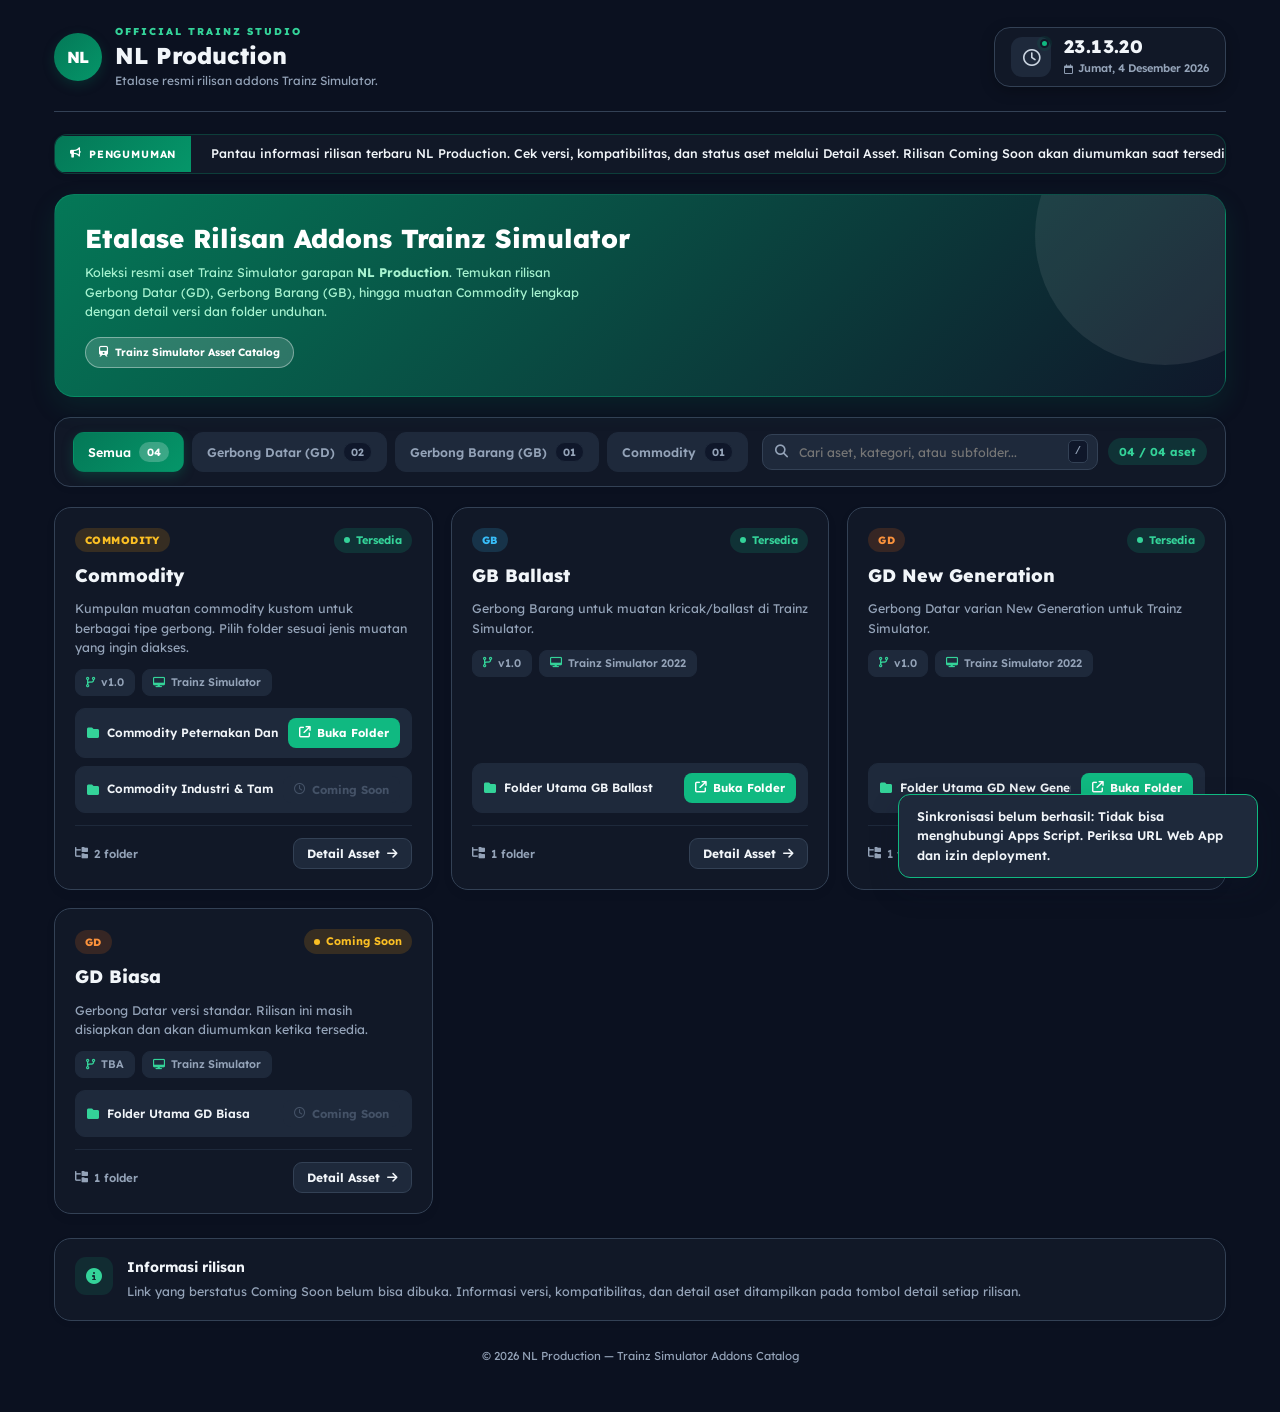
<file: index.html>
<!DOCTYPE html>
<html lang="id" data-theme="dark">
<head>
  <meta charset="UTF-8" />
  <meta name="viewport" content="width=device-width, initial-scale=1.0" />
  <meta name="theme-color" content="#0b1120" />
  <meta name="description" content="NL Production — Katalog resmi rilisan aset Trainz Simulator." />
  <title>NL Production — Katalog Asset Trainz</title>
  <link rel="stylesheet" href="style.css" />
  <link rel="stylesheet" href="https://cdnjs.cloudflare.com/ajax/libs/font-awesome/6.4.0/css/all.min.css" />
  <link rel="preconnect" href="https://fonts.googleapis.com" />
  <link rel="preconnect" href="https://fonts.gstatic.com" crossorigin />
  <link href="https://fonts.googleapis.com/css2?family=Lexend:wght@300;400;500;600;700;800&display=swap" rel="stylesheet" />
  <script src="script.js" defer></script>
</head>
<body data-page="public">
  <main class="main">
    <section id="user-view" class="view-section active" aria-label="Katalog Publik">
      <!-- Maintenance Overlay (Gaya Journal Teachers Planner Tampilan HP) -->
      <div class="maintenance-overlay" id="maintenance-overlay" hidden role="status" aria-live="polite">
        <div class="maint-card">
          <div class="maint-top">
            <div class="maint-logo-wrap">NL</div>
            <div class="maint-studio">OFFICIAL TRAINZ STUDIO</div>
            <div class="maint-app">NL Production</div>
            <div class="maint-tool" aria-hidden="true"><i class="fa-solid fa-screwdriver-wrench"></i></div>
            <span class="maint-badge"><span class="maint-dot"></span> Pemeliharaan Sistem</span>
          </div>
          <div class="maint-body">
            <h1 id="maintenance-title" class="maint-title">Sedang Dalam Pemeliharaan</h1>
            <p id="maintenance-message" class="maint-msg">Website NL Production sedang menjalani pemeliharaan. Silakan kembali beberapa saat lagi.</p>
            <div class="maint-divider"></div>
            <p class="maint-help">Kami sedang melakukan pembaruan katalog dan aset agar pengalaman akses berjalan lebih lancar.</p>
            <div class="maint-actions">
              <button type="button" id="maintenance-check-btn" class="maint-btn">
                <i class="fa-solid fa-rotate"></i> Periksa Kembali
              </button>
              <span id="maintenance-check-status" class="maint-status">Halaman akan otomatis terbuka setelah pemeliharaan selesai.</span>
            </div>
          </div>
        </div>
      </div>
      </div>

      <!-- Topbar dengan Brand + Jam Digital Emerald (Tanpa Sidebar) -->
      <header class="topbar" id="beranda">
        <a class="brand" href="#beranda" aria-label="NL Production beranda">
          <div class="brand-logo">NL</div>
          <div>
            <div class="eyebrow">OFFICIAL TRAINZ STUDIO</div>
            <h1>NL Production</h1>
            <p class="subtitle">Etalase resmi rilisan addons Trainz Simulator.</p>
          </div>
        </a>
        <div class="topbar-right">
          <div class="clock" aria-label="Waktu dan tanggal Indonesia">
            <div class="clock-icon-box">
              <i class="fa-regular fa-clock" aria-hidden="true"></i>
              <span class="clock-dot" aria-hidden="true"></span>
            </div>
            <div class="clock-info">
              <time class="clock-time" id="site-time">00:00:00</time>
              <div class="clock-date"><i class="fa-regular fa-calendar" aria-hidden="true"></i> <time id="site-date">Senin, 26 Oktober 2026</time></div>
            </div>
          </div>
        </div>
      </header>

      <!-- Running Text Ribbon -->
      <div class="announcement-ticker" id="announcement-ticker" hidden aria-label="Informasi berjalan">
        <div class="ticker-tag">
          <i class="fa-solid fa-bullhorn" aria-hidden="true"></i>
          <span>PENGUMUMAN</span>
        </div>
        <div class="ticker-viewport">
          <div class="ticker-track" id="ticker-track">
            <span id="ticker-copy-a">Informasi rilisan NL Production.</span>
            <span id="ticker-copy-b" aria-hidden="true">Informasi rilisan NL Production.</span>
          </div>
        </div>
      </div>

      <!-- Hero Banner Emerald -->
      <section class="hero">
        <h2>Etalase Rilisan Addons Trainz Simulator</h2>
        <p>
          Koleksi resmi aset Trainz Simulator garapan <strong>NL Production</strong>. Temukan rilisan
          Gerbong Datar (GD), Gerbong Barang (GB), hingga muatan Commodity lengkap dengan detail versi dan folder unduhan.
        </p>
        <span class="hero-badge"><i class="fa-solid fa-train" aria-hidden="true"></i> Trainz Simulator Asset Catalog</span>
      </section>

      <!-- Filter Kategori + Search Bar -->
      <section class="catalog-bar" aria-label="Filter dan pencarian katalog">
        <div class="category-tabs" role="group" aria-label="Kategori aset">
          <button class="tab-btn active" type="button" data-filter="all">
            <span>Semua</span>
            <span class="tab-count" id="count-all">00</span>
          </button>
          <button class="tab-btn" type="button" data-filter="GD">
            <span>Gerbong Datar (GD)</span>
            <span class="tab-count" id="count-gd">00</span>
          </button>
          <button class="tab-btn" type="button" data-filter="GB">
            <span>Gerbong Barang (GB)</span>
            <span class="tab-count" id="count-gb">00</span>
          </button>
          <button class="tab-btn" type="button" data-filter="Commodity">
            <span>Commodity</span>
            <span class="tab-count" id="count-commodity">00</span>
          </button>
        </div>

        <div class="catalog-search-wrap">
          <label class="search-field" for="catalog-search">
            <i class="fa-solid fa-magnifying-glass" aria-hidden="true"></i>
            <input id="catalog-search" type="search" placeholder="Cari aset, kategori, atau subfolder..." autocomplete="off" />
            <kbd>/</kbd>
          </label>
          <span class="result-counter" id="catalog-count">00 aset</span>
        </div>
      </section>

      <!-- Asset Cards Grid -->
      <div class="asset-grid" id="asset-grid" aria-live="polite"></div>

      <div class="empty-state" id="empty-assets" hidden>
        <div class="empty-state-icon"><i class="fa-regular fa-folder-open" aria-hidden="true"></i></div>
        <h3>Aset tidak ditemukan</h3>
        <p>Tidak ada rilisan yang cocok dengan kata kunci atau kategori yang dipilih.</p>
        <button type="button" class="btn-outline" id="reset-catalog">
          <i class="fa-solid fa-rotate-left"></i> Reset Pencarian
        </button>
      </div>

      <!-- Release Information Notice -->
      <section class="release-notice" id="public-note">
        <div class="notice-icon"><i class="fa-solid fa-circle-info" aria-hidden="true"></i></div>
        <div class="notice-content">
          <strong id="release-info-title">Informasi rilisan</strong>
          <p id="release-info-text">Link yang berstatus Coming Soon belum bisa dibuka. Informasi versi, kompatibilitas, dan detail aset ditampilkan pada tombol detail setiap rilisan.</p>
        </div>
      </section>

      <footer class="page-footer">
        © <span id="current-year">2026</span> NL Production — Trainz Simulator Addons Catalog
      </footer>
    </section>
  </main>

  <!-- Modal Detail Rilisan -->
  <div id="detail-modal" class="modal-backdrop" role="dialog" aria-modal="true" aria-labelledby="detail-title" aria-hidden="true">
    <div class="modal-dialog modal-lg">
      <div class="modal-head">
        <h3 id="detail-title">Detail Asset</h3>
        <button class="modal-close" type="button" data-close="detail-modal" aria-label="Tutup"><i class="fa-solid fa-xmark"></i></button>
      </div>
      <div id="detail-content"></div>
    </div>
  </div>

  <div id="toast" class="toast-message" role="status" aria-live="polite" hidden></div>
</body>
</html>
</file>
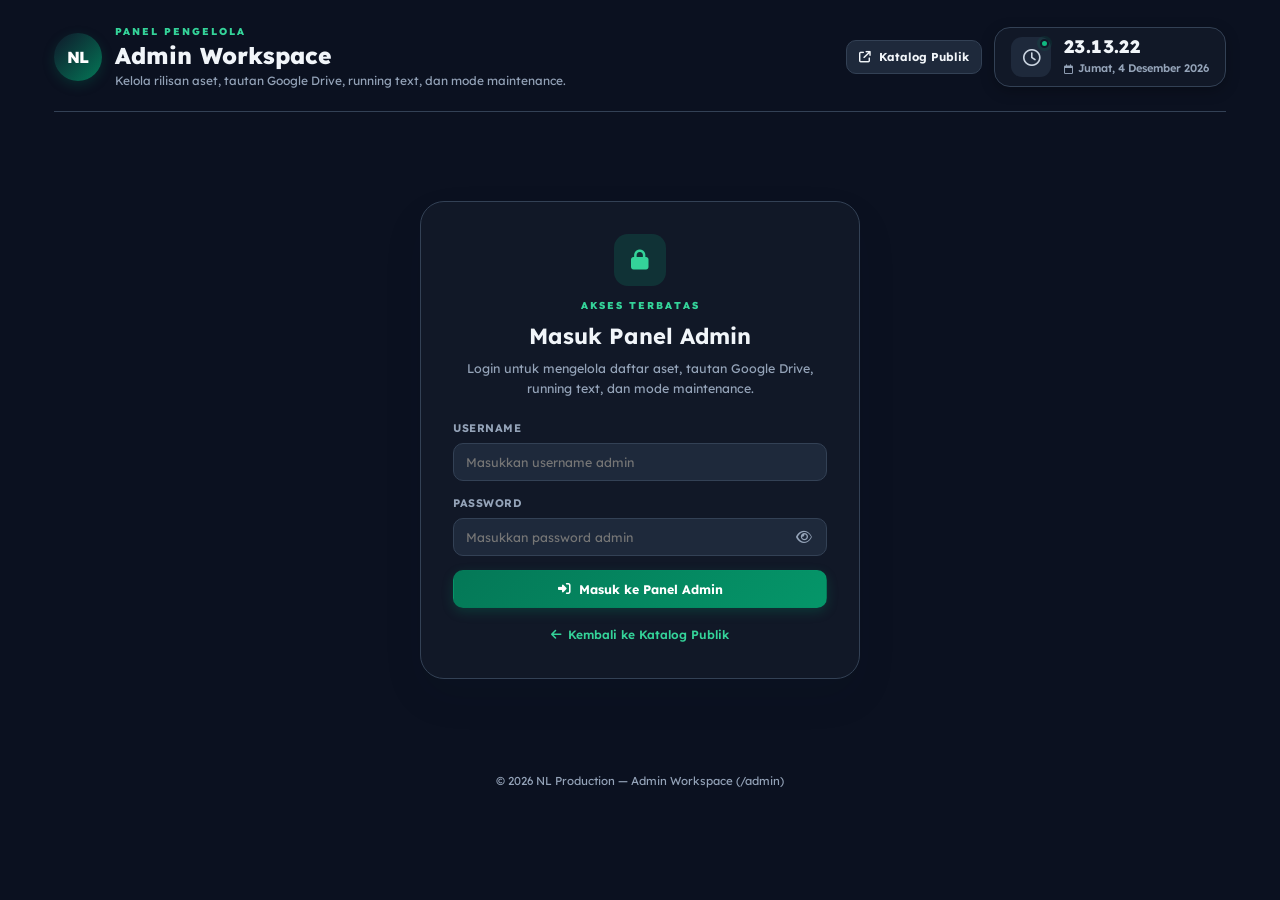
<file: admin/index.html>
<!DOCTYPE html>
<html lang="id" data-theme="dark">
<head>
  <meta charset="UTF-8" />
  <meta name="viewport" content="width=device-width, initial-scale=1.0" />
  <meta name="theme-color" content="#0b1120" />
  <meta name="robots" content="noindex, nofollow" />
  <title>Admin Workspace — NL Production</title>
  <link rel="stylesheet" href="../style.css" />
  <link rel="stylesheet" href="https://cdnjs.cloudflare.com/ajax/libs/font-awesome/6.4.0/css/all.min.css" />
  <link rel="preconnect" href="https://fonts.googleapis.com" />
  <link rel="preconnect" href="https://fonts.gstatic.com" crossorigin />
  <link href="https://fonts.googleapis.com/css2?family=Lexend:wght@300;400;500;600;700;800&display=swap" rel="stylesheet" />
  <script src="../script.js" defer></script>
</head>
<body data-page="admin">
  <main class="main">
    <header class="topbar">
      <a class="brand" href="../">
        <div class="brand-logo brand-logo-admin">NL</div>
        <div>
          <div class="eyebrow">PANEL PENGELOLA</div>
          <h1>Admin Workspace</h1>
          <p class="subtitle">Kelola rilisan aset, tautan Google Drive, running text, dan mode maintenance.</p>
        </div>
      </a>
      <div class="topbar-right">
        <a class="btn-outline btn-sm" href="../">
          <i class="fa-solid fa-arrow-up-right-from-square"></i> Katalog Publik
        </a>
        <div class="clock" aria-label="Waktu dan tanggal Indonesia">
          <div class="clock-icon-box">
            <i class="fa-regular fa-clock" aria-hidden="true"></i>
            <span class="clock-dot" aria-hidden="true"></span>
          </div>
          <div class="clock-info">
            <time class="clock-time" id="site-time">00:00:00</time>
            <div class="clock-date"><i class="fa-regular fa-calendar" aria-hidden="true"></i> <time id="site-date">Senin, 26 Oktober 2026</time></div>
          </div>
        </div>
      </div>
    </header>

    <!-- Admin Login View -->
    <section id="admin-login-view" class="view-section active" aria-label="Login Admin">
      <div class="login-wrapper">
        <div class="login-card">
          <div class="login-header">
            <div class="login-badge-icon"><i class="fa-solid fa-lock" aria-hidden="true"></i></div>
            <div class="eyebrow">AKSES TERBATAS</div>
            <h1>Masuk Panel Admin</h1>
            <p>Login untuk mengelola daftar aset, tautan Google Drive, running text, dan mode maintenance.</p>
          </div>
          <form id="login-form">
            <div class="form-group">
              <label for="admin-username">Username</label>
              <input id="admin-username" type="text" placeholder="Masukkan username admin" required autocomplete="username" />
            </div>
            <div class="form-group">
              <label for="admin-password">Password</label>
              <div class="password-input-wrap">
                <input id="admin-password" type="password" placeholder="Masukkan password admin" required autocomplete="current-password" />
                <button type="button" class="password-toggle-btn" id="toggle-password-btn" aria-label="Tampilkan atau sembunyikan password" title="Tampilkan / Sembunyikan Password">
                  <i class="fa-regular fa-eye" aria-hidden="true"></i>
                </button>
              </div>
            </div>
            <p id="login-error" class="error-banner" hidden></p>
            <button type="submit" class="btn-primary btn-block" id="login-submit-btn">
              <i class="fa-solid fa-right-to-bracket"></i> Masuk ke Panel Admin
            </button>
          </form>
          <div class="login-foot">
            <a href="../" class="text-link"><i class="fa-solid fa-arrow-left"></i> Kembali ke Katalog Publik</a>
          </div>
        </div>
      </div>
    </section>

    <!-- Admin Dashboard View -->
    <section id="admin-view" class="view-section" aria-label="Panel Pengelola Asset">
      <section class="hero">
        <h2>Manajemen Katalog &amp; Website</h2>
        <p>Tambah atau perbarui rilisan aset, atur status publikasi, dan kelola tampilan publik secara langsung.</p>
        <div style="margin-top:16px;display:flex;gap:10px;flex-wrap:wrap;position:relative;z-index:1;">
          <button class="btn-primary" id="add-asset-btn" type="button">
            <i class="fa-solid fa-plus"></i> Tambah Asset Baru
          </button>
          <button class="btn-danger-outline" id="logout-btn" type="button">
            <i class="fa-solid fa-right-from-bracket"></i> Keluar
          </button>
        </div>
      </section>

      <!-- KPI Strip -->
      <div class="stats stats-4" aria-label="Ringkasan katalog">
        <div class="stat">
          <div class="stat-icon stat-icon-sky"><i class="fa-solid fa-boxes-stacked"></i></div>
          <div class="stat-label">Total Aset</div>
          <div class="stat-value" id="stat-total">00</div>
        </div>
        <div class="stat">
          <div class="stat-icon"><i class="fa-solid fa-eye"></i></div>
          <div class="stat-label">Ditampilkan Publik</div>
          <div class="stat-value" id="stat-published">00</div>
        </div>
        <div class="stat">
          <div class="stat-icon stat-icon-amber"><i class="fa-solid fa-eye-slash"></i></div>
          <div class="stat-label">Draft / Tersembunyi</div>
          <div class="stat-value" id="stat-draft">00</div>
        </div>
        <div class="stat">
          <div class="stat-icon"><i class="fa-solid fa-folder-tree"></i></div>
          <div class="stat-label">Total Folder Tujuan</div>
          <div class="stat-value" id="stat-folders">00</div>
        </div>
      </div>

      <!-- Asset Table Section -->
      <section class="panel-surface">
        <div class="panel-toolbar">
          <label class="search-field" for="admin-search">
            <i class="fa-solid fa-magnifying-glass" aria-hidden="true"></i>
            <input id="admin-search" type="search" placeholder="Cari aset di panel admin..." autocomplete="off" />
          </label>
          <label class="select-inline">
            <span>Publikasi</span>
            <select id="admin-publish-filter">
              <option value="all">Semua status</option>
              <option value="published">Publik</option>
              <option value="draft">Draft</option>
            </select>
          </label>
        </div>

        <div class="table-wrap">
          <table class="data-table">
            <thead>
              <tr>
                <th>#</th>
                <th>Kategori</th>
                <th>Nama Asset</th>
                <th>Folder</th>
                <th>Ketersediaan</th>
                <th>Publikasi</th>
                <th class="col-center">Aksi</th>
              </tr>
            </thead>
            <tbody id="admin-table-body"></tbody>
          </table>
        </div>
        <p class="table-empty" id="admin-empty" hidden>Tidak ada aset yang cocok dengan pencarian atau filter ini.</p>
      </section>

      <!-- Public Site Settings -->
      <section class="panel-surface settings-surface" aria-labelledby="site-settings-title">
        <div class="settings-top">
          <div>
            <div class="eyebrow">PENGATURAN WEBSITE</div>
            <h3 id="site-settings-title">Pengaturan Tampilan Publik</h3>
            <p>Ubah catatan rilisan, running text, dan mode maintenance yang tampil untuk pengunjung.</p>
          </div>
          <span class="sync-badge"><i class="fa-solid fa-cloud"></i> Tersimpan Online</span>
        </div>

        <form id="site-settings-form">
          <div class="settings-columns">
            <div class="setting-box">
              <div class="setting-box-head">
                <i class="fa-solid fa-circle-info"></i>
                <div><h4>Informasi Rilisan</h4><p>Tampil di bagian bawah katalog publik.</p></div>
              </div>
              <div class="form-group">
                <label for="release-info-title-input">Judul informasi</label>
                <input id="release-info-title-input" type="text" maxlength="80" required />
              </div>
              <div class="form-group">
                <label for="release-info-text-input">Isi informasi</label>
                <textarea id="release-info-text-input" rows="4" maxlength="1000" required></textarea>
              </div>
            </div>

            <div class="setting-box">
              <div class="setting-box-head">
                <i class="fa-solid fa-bullhorn"></i>
                <div><h4>Running Text</h4><p>Teks berjalan di bagian atas website.</p></div>
              </div>
              <label class="switch-row" for="ticker-enabled">
                <input id="ticker-enabled" type="checkbox" />
                <span><strong>Aktifkan running text</strong><small>Matikan jika tidak ingin menampilkan pengumuman.</small></span>
              </label>
              <div class="form-group">
                <label for="ticker-text-input">Isi running text</label>
                <textarea id="ticker-text-input" rows="4" maxlength="500" placeholder="Contoh: Asset baru segera hadir di NL Production."></textarea>
              </div>
            </div>

            <div class="setting-box setting-box-warn">
              <div class="setting-box-head">
                <i class="fa-solid fa-screwdriver-wrench"></i>
                <div><h4>Mode Maintenance</h4><p>Menutup sementara akses halaman publik.</p></div>
              </div>
              <label class="switch-row" for="maintenance-enabled">
                <input id="maintenance-enabled" type="checkbox" />
                <span><strong>Aktifkan mode maintenance</strong><small>Halaman /admin tetap bisa diakses kapan saja.</small></span>
              </label>
              <div class="form-group">
                <label for="maintenance-title-input">Judul halaman</label>
                <input id="maintenance-title-input" type="text" maxlength="100" required />
              </div>
              <div class="form-group">
                <label for="maintenance-message-input">Pesan maintenance</label>
                <textarea id="maintenance-message-input" rows="3" maxlength="1000" required></textarea>
              </div>
            </div>
          </div>

          <div class="settings-foot">
            <p><i class="fa-solid fa-circle-check"></i> Perubahan otomatis tersinkron ke semua pengunjung setelah disimpan.</p>
            <button class="btn-primary" id="save-site-settings-btn" type="submit">
              <i class="fa-solid fa-floppy-disk"></i> Simpan Pengaturan
            </button>
          </div>
        </form>
      </section>

      <p class="admin-footnote"><i class="fa-solid fa-database"></i> Terhubung ke Google Sheets melalui Google Apps Script.</p>
    </section>

    <footer class="page-footer">
      © <span id="current-year">2026</span> NL Production — Admin Workspace (/admin)
    </footer>
  </main>

  <!-- Modal Tambah / Edit Aset -->
  <div id="asset-modal" class="modal-backdrop" role="dialog" aria-modal="true" aria-labelledby="asset-modal-title" aria-hidden="true">
    <div class="modal-dialog modal-lg">
      <div class="modal-head">
        <h3 id="asset-modal-title">Tambah Asset Baru</h3>
        <button class="modal-close" type="button" data-close="asset-modal" aria-label="Tutup"><i class="fa-solid fa-xmark"></i></button>
      </div>
      <form id="asset-form">
        <input type="hidden" id="asset-id" />
        <div class="form-row">
          <div class="form-group flex-1">
            <label for="asset-category">Kategori Asset</label>
            <select id="asset-category" required>
              <option value="GD">Gerbong Datar (GD)</option>
              <option value="GB">Gerbong Barang (GB)</option>
              <option value="Commodity">Commodity</option>
            </select>
          </div>
          <div class="form-group flex-2">
            <label for="asset-title">Nama Asset Utama</label>
            <input id="asset-title" type="text" required maxlength="100" placeholder="Misal: GD New Generation" />
          </div>
        </div>
        <div class="form-row">
          <div class="form-group flex-1"><label for="asset-version">Versi rilisan</label><input id="asset-version" type="text" maxlength="30" placeholder="Misal: v1.0 / TBA" /></div>
          <div class="form-group flex-1"><label for="asset-date">Tanggal rilisan</label><input id="asset-date" type="date" /></div>
        </div>
        <div class="form-row">
          <div class="form-group flex-1"><label for="asset-status">Ketersediaan aset</label><select id="asset-status"><option value="Available">Tersedia</option><option value="Coming Soon">Coming Soon</option></select></div>
          <div class="form-group flex-1"><label for="asset-publication">Status publikasi</label><select id="asset-publication"><option value="published">Tampilkan ke publik</option><option value="draft">Simpan sebagai draft</option></select></div>
        </div>
        <div class="form-group"><label for="asset-desc">Deskripsi singkat</label><textarea id="asset-desc" rows="3" maxlength="1200" placeholder="Rincian aset, muatan, fitur, atau catatan rilisan..."></textarea></div>
        <div class="form-row">
          <div class="form-group flex-1"><label for="asset-format">Format aset</label><input id="asset-format" type="text" maxlength="80" placeholder="Google Drive Folder / .CDP / .ZIP" /></div>
          <div class="form-group flex-1"><label for="asset-compatibility">Kompatibilitas</label><input id="asset-compatibility" type="text" maxlength="100" placeholder="Trainz Simulator 2022" /></div>
        </div>
        <div class="form-group"><label for="asset-download">Link folder utama (opsional)</label><input id="asset-download" type="url" placeholder="https://drive.google.com/drive/folders/..." /></div>
        <div class="subfolder-box">
          <div class="subfolder-head">
            <label><i class="fa-solid fa-folder-tree"></i> Sub-folder / link tujuan tambahan</label>
            <button type="button" class="btn-outline btn-sm" id="add-subfolder-btn"><i class="fa-solid fa-plus"></i> Tambah Sub-Folder</button>
          </div>
          <p class="field-hint">Isi satu baris per folder. Link boleh kosong hanya jika statusnya Coming Soon.</p>
          <div id="subfolder-inputs-container" class="subfolder-list"></div>
        </div>
        <div class="form-row">
          <div class="form-group flex-1"><label for="asset-more-info">Link video / informasi tambahan</label><input id="asset-more-info" type="url" placeholder="https://youtube.com/..." /></div>
          <div class="form-group flex-1"><label for="asset-cover">URL gambar cover (opsional)</label><input id="asset-cover" type="url" placeholder="https://..." /></div>
        </div>
        <div class="modal-actions">
          <button type="button" class="btn-outline" data-close="asset-modal">Batal</button>
          <button type="submit" class="btn-primary" id="save-asset-btn">Simpan Asset</button>
        </div>
      </form>
    </div>
  </div>

  <div id="toast" class="toast-message" role="status" aria-live="polite" hidden></div>
</body>
</html>
</file>
<file: style.css>
/* ==========================================================================
   NL PRODUCTION — REDESAIN TOTAL (v5: Emerald & Slate Studio, Full-Width)
   Tanpa Sidebar Kiri & Tanpa Garis 3
   ========================================================================== */

:root {
  --bg: #0b1120;
  --card: #111827;
  --input: #1e293b;
  --border: #334155;
  --border-soft: #1e293b;
  --text: #f1f5f9;
  --sub: #94a3b8;
  --header: #1e293b;
  --green: #34d399;
  --green2: #10b981;
  --green3: rgba(16, 185, 129, 0.16);
  --amber: #fbbf24;
  --amber-soft: rgba(245, 158, 11, 0.16);
  --red: #fb7185;
  --red-soft: rgba(244, 63, 94, 0.16);
  --sky: #38bdf8;
  --sky-soft: rgba(56, 189, 248, 0.16);
}

*, *::before, *::after {
  box-sizing: border-box;
  margin: 0;
  padding: 0;
}

html {
  scroll-behavior: smooth;
  color-scheme: dark;
}

body {
  font-family: 'Lexend', system-ui, -apple-system, sans-serif;
  background: var(--bg);
  color: var(--text);
  min-height: 100vh;
  font-size: 14px;
  line-height: 1.55;
  -webkit-font-smoothing: antialiased;
}

body.modal-open {
  overflow: hidden;
}

button, input, select, textarea {
  font-family: inherit;
  font-size: inherit;
  color: inherit;
}

a {
  color: inherit;
  text-decoration: none;
}

[hidden] {
  display: none !important;
}

/* ==========================================================================
   FULL-WIDTH CONTAINER (TANPA SIDEBAR KIRI)
   ========================================================================== */
.main {
  width: 100%;
  max-width: 1220px;
  margin: 0 auto;
  padding: 24px 24px 48px;
}

/* ==========================================================================
   TOPBAR & EMERALD CLOCK
   ========================================================================== */
.topbar {
  display: flex;
  justify-content: space-between;
  align-items: center;
  gap: 20px;
  padding-bottom: 20px;
  border-bottom: 1px solid var(--border);
  margin-bottom: 22px;
  flex-wrap: wrap;
}

.brand {
  display: inline-flex;
  align-items: center;
  gap: 13px;
}

.brand-logo {
  width: 48px;
  height: 48px;
  min-width: 48px;
  border-radius: 50%;
  background: linear-gradient(135deg, #047857, #059669);
  color: #ffffff;
  display: grid;
  place-items: center;
  font-weight: 800;
  font-size: 16px;
  letter-spacing: -0.02em;
  box-shadow: 0 4px 12px rgba(4, 120, 87, 0.25);
}

.brand-logo-admin {
  background: linear-gradient(135deg, #0f172a, #047857);
}

.eyebrow {
  font-size: 10px;
  color: var(--green);
  font-weight: 800;
  text-transform: uppercase;
  letter-spacing: 2px;
}

.topbar h1 {
  font-size: 23px;
  font-weight: 800;
  line-height: 1.2;
  margin-top: 2px;
  color: var(--text);
}

.subtitle {
  color: var(--sub);
  font-size: 12px;
  margin-top: 3px;
}

.topbar-right {
  display: flex;
  align-items: center;
  gap: 12px;
  flex-wrap: wrap;
}

.header-badge {
  display: inline-flex;
  align-items: center;
  gap: 7px;
  padding: 8px 14px;
  border-radius: 999px;
  background: rgba(16, 185, 129, 0.14);
  border: 1px solid rgba(16, 185, 129, 0.3);
  font-size: 12px;
  font-weight: 700;
  color: var(--green);
}

.clock {
  background: var(--card);
  border: 1px solid var(--border);
  border-radius: 16px;
  padding: 9px 16px;
  display: flex;
  align-items: center;
  gap: 13px;
  white-space: nowrap;
  box-shadow: 0 4px 14px rgba(0, 0, 0, 0.25);
}

.clock-icon-box {
  width: 40px;
  height: 40px;
  min-width: 40px;
  border-radius: 11px;
  background: var(--input);
  color: #cbd5e1;
  display: grid;
  place-items: center;
  font-size: 17px;
  position: relative;
}

.clock-dot {
  position: absolute;
  top: 2px;
  right: 2px;
  width: 9px;
  height: 9px;
  border-radius: 50%;
  background: #10b981;
  border: 2px solid #111827;
  box-shadow: 0 0 0 3px rgba(4, 120, 87, 0.15);
  animation: pulseClock 1.8s infinite;
}

@keyframes pulseClock {
  50% { box-shadow: 0 0 0 7px rgba(4, 120, 87, 0.03); }
}

.clock-info {
  display: flex;
  flex-direction: column;
}

.clock-time {
  font-size: 18px;
  font-weight: 800;
  color: var(--text);
  letter-spacing: 0.4px;
  line-height: 1.15;
  font-variant-numeric: tabular-nums;
}

.clock-date {
  font-size: 11px;
  color: var(--sub);
  font-weight: 600;
  margin-top: 2px;
  display: flex;
  align-items: center;
  gap: 5px;
}

.clock-date i {
  font-size: 10px;
  color: var(--sub);
}

/* ==========================================================================
   ANNOUNCEMENT TICKER
   ========================================================================== */
.announcement-ticker {
  display: flex;
  align-items: center;
  background: var(--card);
  border: 1px solid rgba(5, 150, 105, 0.3);
  border-radius: 13px;
  overflow: hidden;
  min-height: 40px;
  margin-bottom: 20px;
  box-shadow: 0 2px 8px rgba(0, 0, 0, 0.04);
}

.ticker-tag {
  flex-shrink: 0;
  display: inline-flex;
  align-items: center;
  gap: 7px;
  padding: 10px 15px;
  background: linear-gradient(135deg, #047857, #059669);
  color: #ffffff;
  font-weight: 700;
  font-size: 10.5px;
  letter-spacing: 0.08em;
  text-transform: uppercase;
}

.ticker-viewport {
  flex: 1;
  overflow: hidden;
  white-space: nowrap;
}

.ticker-track {
  display: inline-flex;
  gap: 48px;
  padding-left: 20px;
  font-size: 12.5px;
  font-weight: 500;
  color: var(--text);
  animation: tickerScroll 28s linear infinite;
}

.announcement-ticker:hover .ticker-track {
  animation-play-state: paused;
}

@keyframes tickerScroll {
  0% { transform: translateX(0); }
  100% { transform: translateX(-50%); }
}

/* ==========================================================================
   HERO & STATS
   ========================================================================== */
.view-section {
  display: none;
}

.view-section.active {
  display: block;
  animation: fadeInView 0.25s ease;
}

@keyframes fadeInView {
  from { opacity: 0; transform: translateY(6px); }
  to { opacity: 1; transform: none; }
}

.hero {
  background: linear-gradient(135deg, #047857, #0f172a);
  border: 1px solid rgba(16, 185, 129, 0.3);
  border-radius: 20px;
  padding: 28px 30px;
  position: relative;
  overflow: hidden;
  color: #ffffff;
  box-shadow: 0 10px 26px rgba(4, 120, 87, 0.16);
  margin-bottom: 20px;
}

.hero::after {
  content: "";
  position: absolute;
  width: 260px;
  height: 260px;
  border-radius: 50%;
  background: rgba(255, 255, 255, 0.08);
  right: -70px;
  top: -90px;
  pointer-events: none;
}

.hero h2 {
  font-size: 26px;
  font-weight: 800;
  position: relative;
  z-index: 1;
  color: #ffffff;
  line-height: 1.25;
}

.hero p {
  color: #a7f3d0;
  font-size: 12.5px;
  margin-top: 8px;
  max-width: 64ch;
  position: relative;
  z-index: 1;
}

.hero-badge {
  display: inline-flex;
  align-items: center;
  gap: 7px;
  margin-top: 16px;
  padding: 6px 13px;
  border-radius: 999px;
  background: rgba(255, 255, 255, 0.16);
  border: 1px solid rgba(255, 255, 255, 0.38);
  color: #ffffff;
  font-size: 10.5px;
  font-weight: 700;
  position: relative;
  z-index: 1;
}

.stats {
  display: grid;
  grid-template-columns: repeat(3, 1fr);
  gap: 15px;
  margin-top: 18px;
  margin-bottom: 22px;
}

.stats-4 {
  grid-template-columns: repeat(4, 1fr);
}

.stat {
  background: var(--card);
  border: 1px solid var(--border);
  border-radius: 16px;
  padding: 18px;
  box-shadow: 0 4px 12px rgba(0, 0, 0, 0.04);
}

.stat-icon {
  width: 38px;
  height: 38px;
  border-radius: 11px;
  background: rgba(16, 185, 129, 0.12);
  color: var(--green);
  display: grid;
  place-items: center;
  margin-bottom: 11px;
  font-size: 15px;
}

.stat-icon-amber {
  background: var(--amber-soft);
  color: var(--amber);
}

.stat-icon-sky {
  background: var(--sky-soft);
  color: var(--sky);
}

.stat-label {
  font-size: 10px;
  text-transform: uppercase;
  letter-spacing: 1px;
  color: var(--sub);
  font-weight: 700;
}

.stat-value {
  font-size: 24px;
  font-weight: 800;
  margin-top: 4px;
  color: var(--text);
  font-variant-numeric: tabular-nums;
}

/* ==========================================================================
   CATEGORY TABS & SEARCH BAR
   ========================================================================== */
.catalog-bar {
  background: var(--card);
  border: 1px solid var(--border);
  border-radius: 16px;
  padding: 14px 18px;
  display: flex;
  flex-wrap: wrap;
  align-items: center;
  justify-content: space-between;
  gap: 14px;
  margin-bottom: 20px;
  box-shadow: 0 2px 8px rgba(0, 0, 0, 0.03);
}

.category-tabs {
  display: flex;
  flex-wrap: wrap;
  gap: 8px;
}

.tab-btn {
  display: inline-flex;
  align-items: center;
  gap: 8px;
  padding: 9px 14px;
  border-radius: 11px;
  border: 1px solid var(--border-soft);
  background: var(--input);
  color: var(--sub);
  font-size: 12.5px;
  font-weight: 600;
  cursor: pointer;
  transition: 0.2s ease;
}

.tab-btn:hover {
  background: rgba(16, 185, 129, 0.08);
  color: var(--text);
  border-color: rgba(5, 150, 105, 0.3);
}

.tab-btn.active {
  background: linear-gradient(135deg, #047857, #059669);
  color: #ffffff;
  border-color: transparent;
  box-shadow: 0 4px 12px rgba(5, 150, 105, 0.25);
}

.tab-count {
  font-size: 10.5px;
  font-weight: 700;
  padding: 2px 7px;
  border-radius: 999px;
  background: #0f172a;
  color: var(--sub);
  border: 1px solid var(--border-soft);
}

.tab-btn.active .tab-count {
  background: rgba(255, 255, 255, 0.22);
  color: #ffffff;
  border-color: transparent;
}

.catalog-search-wrap {
  display: flex;
  align-items: center;
  gap: 10px;
  flex: 1;
  justify-content: flex-end;
  min-width: 240px;
}

.search-field {
  position: relative;
  display: flex;
  align-items: center;
  flex: 1;
  max-width: 340px;
}

.search-field i {
  position: absolute;
  left: 13px;
  color: var(--sub);
  font-size: 13px;
  pointer-events: none;
}

.search-field input {
  width: 100%;
  padding: 9px 36px 9px 36px;
  border-radius: 10px;
  border: 1px solid var(--border);
  background: var(--input);
  color: var(--text);
  font-size: 12.5px;
  outline: none;
  transition: 0.2s;
}

.search-field input:focus {
  border-color: var(--green2);
  background: #0f172a;
  box-shadow: 0 0 0 3px rgba(16, 185, 129, 0.18);
}

.search-field kbd {
  position: absolute;
  right: 10px;
  padding: 2px 6px;
  border-radius: 5px;
  border: 1px solid var(--border);
  background: #0f172a;
  color: var(--sub);
  font-size: 10.5px;
  font-weight: 700;
}

.result-counter {
  font-size: 11.5px;
  font-weight: 700;
  color: var(--green);
  background: var(--green3);
  padding: 5px 11px;
  border-radius: 999px;
  white-space: nowrap;
}

/* ==========================================================================
   ASSET CARDS GRID
   ========================================================================== */
.asset-grid {
  display: grid;
  grid-template-columns: repeat(auto-fill, minmax(340px, 1fr));
  gap: 18px;
}

.asset-card {
  background: var(--card);
  border: 1px solid var(--border);
  border-radius: 17px;
  overflow: hidden;
  display: flex;
  flex-direction: column;
  box-shadow: 0 4px 12px rgba(0, 0, 0, 0.04);
  transition: 0.2s ease;
}

.asset-card:hover {
  border-color: var(--green2);
  transform: translateY(-2px);
  box-shadow: 0 10px 22px rgba(4, 120, 87, 0.1);
}

.asset-cover {
  aspect-ratio: 16 / 9;
  background: var(--input);
  border-bottom: 1px solid var(--border-soft);
  overflow: hidden;
}

.asset-cover img {
  width: 100%;
  height: 100%;
  object-fit: cover;
  display: block;
}

.card-body {
  padding: 20px;
  display: flex;
  flex-direction: column;
  gap: 12px;
  flex: 1;
}

.card-head-row {
  display: flex;
  align-items: center;
  justify-content: space-between;
  gap: 10px;
}

.cat-tag {
  display: inline-flex;
  align-items: center;
  padding: 4px 10px;
  border-radius: 999px;
  font-size: 10.5px;
  font-weight: 800;
  letter-spacing: 0.04em;
  text-transform: uppercase;
}

.cat-gd {
  background: rgba(249, 115, 22, 0.16);
  color: #fb923c;
}

.cat-gb {
  background: var(--sky-soft);
  color: #38bdf8;
}

.cat-commodity {
  background: var(--amber-soft);
  color: #fbbf24;
}

.status-pill {
  display: inline-flex;
  align-items: center;
  gap: 6px;
  padding: 4px 10px;
  border-radius: 999px;
  font-size: 11px;
  font-weight: 700;
}

.status-pill.ready {
  background: var(--green3);
  color: var(--green);
}

.status-pill.soon {
  background: var(--amber-soft);
  color: var(--amber);
}

.status-dot {
  width: 6px;
  height: 6px;
  border-radius: 50%;
  background: currentColor;
}

.card-title {
  font-size: 18px;
  font-weight: 800;
  color: var(--text);
  line-height: 1.25;
}

.card-desc {
  font-size: 12.5px;
  color: var(--sub);
  line-height: 1.55;
  display: -webkit-box;
  -webkit-line-clamp: 3;
  -webkit-box-orient: vertical;
  overflow: hidden;
}

.meta-chips {
  display: flex;
  flex-wrap: wrap;
  gap: 7px;
}

.meta-chip {
  display: inline-flex;
  align-items: center;
  gap: 6px;
  padding: 4px 10px;
  border-radius: 8px;
  background: var(--input);
  border: 1px solid var(--border-soft);
  font-size: 11px;
  font-weight: 600;
  color: var(--sub);
}

.meta-chip i {
  color: var(--green);
  font-size: 10.5px;
}

/* Folder Links */
.folder-list {
  display: flex;
  flex-direction: column;
  gap: 8px;
  margin-top: auto;
}

.folder-row {
  display: flex;
  align-items: center;
  justify-content: space-between;
  gap: 10px;
  padding: 9px 11px;
  border-radius: 10px;
  background: var(--input);
  border: 1px solid var(--border-soft);
}

.folder-name {
  display: inline-flex;
  align-items: center;
  gap: 8px;
  font-size: 12px;
  font-weight: 600;
  color: var(--text);
  min-width: 0;
  overflow: hidden;
  text-overflow: ellipsis;
  white-space: nowrap;
}

.folder-name i {
  color: var(--green);
  flex-shrink: 0;
}

.btn-folder {
  flex-shrink: 0;
  display: inline-flex;
  align-items: center;
  gap: 6px;
  padding: 6px 11px;
  border-radius: 8px;
  border: 0;
  background: var(--green2);
  color: #ffffff;
  font-size: 11.5px;
  font-weight: 700;
  cursor: pointer;
  transition: 0.2s;
}

.btn-folder:hover:not(:disabled) {
  background: var(--green);
}

.btn-folder.disabled,
.btn-folder:disabled {
  background: #1e293b;
  color: #64748b;
  cursor: not-allowed;
}

.no-folders {
  padding: 10px 12px;
  border-radius: 10px;
  background: var(--input);
  border: 1px dashed var(--border);
  color: var(--sub);
  font-size: 12px;
}

.card-foot {
  display: flex;
  align-items: center;
  justify-content: space-between;
  gap: 10px;
  padding-top: 12px;
  border-top: 1px solid var(--border-soft);
}

.folder-meta-count {
  display: inline-flex;
  align-items: center;
  gap: 6px;
  font-size: 11.5px;
  font-weight: 600;
  color: var(--sub);
}

.btn-detail {
  display: inline-flex;
  align-items: center;
  gap: 7px;
  padding: 7px 13px;
  border-radius: 9px;
  border: 1px solid var(--border);
  background: var(--input);
  color: var(--text);
  font-size: 12px;
  font-weight: 700;
  cursor: pointer;
  transition: 0.2s;
}

.btn-detail:hover {
  background: var(--green2);
  border-color: var(--green2);
  color: #ffffff;
}

/* Empty & Release Notice */
.empty-state {
  text-align: center;
  padding: 48px 24px;
  border-radius: 17px;
  background: var(--card);
  border: 1px dashed var(--border);
}

.empty-state-icon {
  width: 54px;
  height: 54px;
  margin: 0 auto 12px;
  border-radius: 14px;
  display: grid;
  place-items: center;
  background: var(--green3);
  color: var(--green);
  font-size: 22px;
}

.empty-state h3 {
  margin-bottom: 6px;
  font-size: 17px;
}

.empty-state p {
  margin-bottom: 16px;
  color: var(--sub);
  font-size: 13px;
}

.release-notice {
  display: flex;
  align-items: flex-start;
  gap: 14px;
  margin-top: 24px;
  padding: 18px 20px;
  border-radius: 17px;
  background: var(--card);
  border: 1px solid var(--border);
  box-shadow: 0 2px 8px rgba(0, 0, 0, 0.03);
}

.notice-icon {
  width: 38px;
  height: 38px;
  flex-shrink: 0;
  border-radius: 11px;
  display: grid;
  place-items: center;
  background: rgba(16, 185, 129, 0.12);
  color: var(--green);
  font-size: 16px;
}

.notice-content strong {
  display: block;
  font-size: 14px;
  color: var(--text);
  margin-bottom: 3px;
}

.notice-content p {
  font-size: 12.5px;
  color: var(--sub);
}

/* ==========================================================================
   BUTTONS & FORMS
   ========================================================================== */
.btn-primary,
.btn-outline,
.btn-danger-outline {
  display: inline-flex;
  align-items: center;
  justify-content: center;
  gap: 8px;
  padding: 10px 16px;
  border-radius: 10px;
  font-size: 12.5px;
  font-weight: 700;
  cursor: pointer;
  border: 1px solid transparent;
  transition: 0.2s;
}

.btn-primary {
  background: linear-gradient(135deg, #047857, #059669);
  color: #ffffff;
  box-shadow: 0 4px 12px rgba(5, 150, 105, 0.24);
}

.btn-primary:hover:not(:disabled) {
  filter: brightness(1.06);
  transform: translateY(-1px);
}

.btn-outline {
  background: var(--input);
  border-color: var(--border);
  color: var(--text);
}

.btn-outline:hover:not(:disabled) {
  border-color: var(--green2);
  color: var(--green);
  background: #1e293b;
}

.btn-danger-outline {
  background: var(--red-soft);
  border-color: #fecdd3;
  color: var(--red);
}

.btn-danger-outline:hover:not(:disabled) {
  background: var(--red);
  color: #ffffff;
}

.btn-sm {
  padding: 7px 12px;
  font-size: 11.5px;
}

.btn-block {
  width: 100%;
}

button:disabled {
  opacity: 0.55;
  cursor: not-allowed;
}

.form-group {
  display: flex;
  flex-direction: column;
  gap: 6px;
  margin-bottom: 14px;
}

.form-group label {
  font-size: 11px;
  font-weight: 700;
  text-transform: uppercase;
  letter-spacing: 0.5px;
  color: var(--sub);
}

.form-group input,
.form-group select,
.form-group textarea,
.subfolder-input-row input,
.subfolder-input-row select,
.select-inline select {
  width: 100%;
  padding: 10px 12px;
  border-radius: 10px;
  border: 1px solid var(--border);
  background: var(--input);
  color: var(--text);
  font-size: 12.5px;
  outline: none;
  transition: 0.2s;
}

.form-group input:focus,
.form-group select:focus,
.form-group textarea:focus,
.subfolder-input-row input:focus,
.subfolder-input-row select:focus,
.select-inline select:focus {
  border-color: var(--green2);
  background: #0f172a;
  box-shadow: 0 0 0 3px rgba(16, 185, 129, 0.18);
}

.form-row {
  display: flex;
  gap: 14px;
  flex-wrap: wrap;
}

.flex-1 { flex: 1 1 200px; }
.flex-2 { flex: 2 1 300px; }

/* ==========================================================================
   MODALS & MAINTENANCE
   ========================================================================== */
.modal-backdrop {
  position: fixed;
  inset: 0;
  z-index: 80;
  display: none;
  align-items: center;
  justify-content: center;
  padding: 20px;
  background: rgba(15, 23, 42, 0.55);
  backdrop-filter: blur(6px);
}

.modal-backdrop.is-open {
  display: flex;
  animation: fadeInView 0.2s ease;
}

.modal-dialog {
  width: 100%;
  max-width: 560px;
  max-height: 90vh;
  overflow-y: auto;
  border-radius: 20px;
  background: var(--card);
  border: 1px solid var(--border);
  box-shadow: 0 24px 48px rgba(15, 23, 42, 0.22);
  padding: 24px;
}

.modal-lg {
  max-width: 720px;
}

.modal-head {
  display: flex;
  align-items: center;
  justify-content: space-between;
  gap: 12px;
  padding-bottom: 14px;
  margin-bottom: 18px;
  border-bottom: 1px solid var(--border-soft);
}

.modal-head h3 {
  font-size: 18px;
  font-weight: 800;
  color: var(--text);
}

.modal-close {
  width: 34px;
  height: 34px;
  border-radius: 9px;
  border: 1px solid var(--border);
  background: var(--input);
  color: var(--sub);
  display: grid;
  place-items: center;
  cursor: pointer;
}

.modal-close:hover {
  background: var(--red-soft);
  color: var(--red);
  border-color: #fecdd3;
}

.detail-cover {
  border-radius: 12px;
  overflow: hidden;
  border: 1px solid var(--border-soft);
  margin-bottom: 16px;
}

.detail-cover img {
  width: 100%;
  max-height: 300px;
  object-fit: cover;
  display: block;
}

.detail-meta-grid {
  display: grid;
  grid-template-columns: repeat(auto-fit, minmax(150px, 1fr));
  gap: 10px;
  margin-bottom: 16px;
}

.detail-meta-item {
  padding: 10px 12px;
  border-radius: 10px;
  background: var(--input);
  border: 1px solid var(--border-soft);
}

.detail-meta-item span {
  display: block;
  font-size: 10.5px;
  color: var(--sub);
  margin-bottom: 2px;
}

.detail-meta-item strong {
  font-size: 12.5px;
  color: var(--text);
}

.detail-block {
  margin-bottom: 16px;
}

.detail-block h4 {
  font-size: 11px;
  text-transform: uppercase;
  letter-spacing: 0.7px;
  color: var(--green);
  margin-bottom: 8px;
}

.detail-block p {
  font-size: 13px;
  color: var(--sub);
}

.modal-actions {
  display: flex;
  justify-content: flex-end;
  gap: 10px;
  padding-top: 14px;
  border-top: 1px solid var(--border-soft);
}

.maintenance-overlay {
  position: fixed;
  inset: 0;
  z-index: 9999;
  background-color: #0f172a;
  background-image:
    url("data:image/svg+xml,%3Csvg xmlns='http://www.w3.org/2000/svg' width='64' height='64' viewBox='0 0 64 64'%3E%3Cg fill='none' stroke='rgba(148,163,184,0.09)' stroke-width='1'%3E%3Cpath d='M32 0 L64 32 L32 64 L0 32 Z'/%3E%3Crect x='13.25' y='13.25' width='37.5' height='37.5'/%3E%3Cpath d='M0 0 L13.25 13.25 M64 0 L50.75 13.25 M64 64 L50.75 50.75 M0 64 L13.25 50.75'/%3E%3C/g%3E%3C/svg%3E"),
    radial-gradient(circle at 50% 42%, rgba(245, 158, 11, 0.12) 0%, rgba(16, 185, 129, 0.08) 38%, transparent 68%),
    linear-gradient(135deg, #0f172a 0%, #1e293b 100%);
  background-size: 64px 64px, 100% 100%, 100% 100%;
  display: flex;
  align-items: center;
  justify-content: center;
  padding: 20px;
  color: #ffffff;
  overflow-y: auto;
}

.maint-card {
  width: min(460px, 100%);
  padding: 30px 24px;
  display: flex;
  flex-direction: column;
  gap: 22px;
  background: rgba(15, 23, 42, 0.84);
  backdrop-filter: blur(18px);
  -webkit-backdrop-filter: blur(18px);
  border: 1px solid rgba(255, 255, 255, 0.14);
  border-radius: 24px;
  box-shadow: 0 28px 80px rgba(0, 0, 0, 0.48);
  text-align: center;
}

.maint-top {
  display: flex;
  flex-direction: column;
  align-items: center;
  padding-bottom: 22px;
  border-bottom: 1px solid rgba(255, 255, 255, 0.1);
}

.maint-logo-wrap {
  width: 72px;
  height: 72px;
  border-radius: 50%;
  background: linear-gradient(135deg, #059669, #047857);
  color: #ffffff;
  display: grid;
  place-items: center;
  font-size: 24px;
  font-weight: 800;
  margin-bottom: 12px;
  box-shadow: 0 10px 26px rgba(0, 0, 0, 0.3);
}

.maint-studio {
  font-size: 11px;
  font-weight: 800;
  letter-spacing: 1px;
  text-transform: uppercase;
  color: #6ee7b7;
  margin-bottom: 3px;
}

.maint-app {
  font-size: 14px;
  font-weight: 700;
  color: #ffffff;
  margin-bottom: 18px;
}

.maint-tool {
  display: grid;
  place-items: center;
  width: 68px;
  height: 68px;
  border-radius: 20px;
  color: #ffffff;
  font-size: 26px;
  background: linear-gradient(135deg, #059669, #047857);
  box-shadow: 0 14px 30px rgba(5, 150, 105, 0.3);
  margin-bottom: 16px;
}

.maint-badge {
  display: inline-flex;
  align-items: center;
  gap: 8px;
  background: rgba(217, 119, 6, 0.18);
  color: #fbbf24;
  padding: 6px 14px;
  border-radius: 999px;
  font-size: 10.5px;
  font-weight: 800;
  letter-spacing: 0.06em;
  text-transform: uppercase;
  border: 1px solid rgba(245, 158, 11, 0.38);
}

.maint-dot {
  width: 7px;
  height: 7px;
  border-radius: 50%;
  background: #fbbf24;
  box-shadow: 0 0 0 4px rgba(251, 191, 36, 0.18);
  animation: maintPulse 1.8s ease-in-out infinite;
}

@keyframes maintPulse {
  0%, 100% { opacity: 1; }
  50% { opacity: 0.4; }
}

.maint-body {
  display: flex;
  flex-direction: column;
  align-items: center;
}

.maint-title {
  font-size: 22px;
  font-weight: 800;
  color: #ffffff;
  line-height: 1.25;
  margin-bottom: 10px;
}

.maint-msg {
  font-size: 13px;
  color: #cbd5e1;
  line-height: 1.7;
  white-space: pre-wrap;
}

.maint-divider {
  width: 76px;
  height: 3px;
  margin: 18px auto 14px;
  border-radius: 99px;
  background: linear-gradient(90deg, #10b981, #34d399);
}

.maint-help {
  color: #94a3b8;
  font-size: 12px;
  line-height: 1.65;
  margin-bottom: 18px;
}

.maint-actions {
  display: flex;
  flex-direction: column;
  align-items: center;
  gap: 10px;
  width: 100%;
}

.maint-btn {
  border: 0;
  border-radius: 12px;
  padding: 12px 22px;
  font-size: 12.5px;
  font-weight: 700;
  cursor: pointer;
  display: inline-flex;
  align-items: center;
  justify-content: center;
  gap: 9px;
  background: linear-gradient(135deg, #047857, #059669);
  color: #ffffff;
  box-shadow: 0 8px 22px rgba(5, 150, 105, 0.32);
  transition: filter 0.2s ease, transform 0.15s ease;
}

.maint-btn:hover {
  filter: brightness(1.08);
  transform: translateY(-1px);
}

.maint-btn:disabled {
  opacity: 0.65;
  cursor: wait;
  transform: none;
}

.maint-status {
  font-size: 11px;
  color: #64748b;
}

.password-input-wrap {
  position: relative;
  display: flex;
  align-items: center;
}

.password-input-wrap input {
  padding-right: 42px;
}

.password-toggle-btn {
  position: absolute;
  right: 8px;
  width: 30px;
  height: 30px;
  border: 0;
  background: transparent;
  color: var(--sub);
  display: grid;
  place-items: center;
  border-radius: 7px;
  cursor: pointer;
  transition: 0.2s;
}

.password-toggle-btn:hover {
  color: var(--text);
  background: rgba(255, 255, 255, 0.08);
}

/* ==========================================================================
   ADMIN PANEL (/admin)
   ========================================================================== */
.login-wrapper {
  min-height: 68vh;
  display: grid;
  place-items: center;
}

.login-card {
  width: 100%;
  max-width: 440px;
  padding: 32px;
  border-radius: 24px;
  background: var(--card);
  border: 1px solid var(--border);
  box-shadow: 0 18px 40px rgba(15, 23, 42, 0.08);
}

.login-header {
  text-align: center;
  margin-bottom: 22px;
}

.login-badge-icon {
  width: 52px;
  height: 52px;
  margin: 0 auto 12px;
  border-radius: 14px;
  display: grid;
  place-items: center;
  background: var(--green3);
  color: var(--green);
  font-size: 20px;
}

.login-header h1 {
  font-size: 22px;
  margin: 6px 0;
}

.login-header p {
  font-size: 12.5px;
  color: var(--sub);
}

.login-foot {
  margin-top: 16px;
  text-align: center;
}

.text-link {
  display: inline-flex;
  align-items: center;
  gap: 6px;
  font-size: 12px;
  font-weight: 600;
  color: var(--green);
}

.error-banner {
  margin-bottom: 14px;
  padding: 10px 12px;
  border-radius: 10px;
  background: var(--red-soft);
  color: var(--red);
  font-size: 12px;
  font-weight: 600;
}

.panel-surface {
  background: var(--card);
  border: 1px solid var(--border);
  border-radius: 17px;
  padding: 22px;
  margin-bottom: 20px;
  box-shadow: 0 4px 12px rgba(0, 0, 0, 0.04);
}

.panel-toolbar {
  display: flex;
  flex-wrap: wrap;
  align-items: center;
  justify-content: space-between;
  gap: 12px;
  margin-bottom: 16px;
}

.select-inline {
  display: inline-flex;
  align-items: center;
  gap: 10px;
  font-size: 12px;
  font-weight: 600;
  color: var(--sub);
}

.select-inline select {
  width: auto;
  min-width: 150px;
}

.table-wrap {
  overflow-x: auto;
  border: 1px solid var(--border);
  border-radius: 13px;
}

.data-table {
  width: 100%;
  border-collapse: collapse;
  min-width: 720px;
}

.data-table th {
  text-align: left;
  padding: 11px 12px;
  background: var(--header);
  font-size: 10px;
  text-transform: uppercase;
  letter-spacing: 0.7px;
  color: var(--sub);
  border-bottom: 1px solid var(--border);
}

.data-table td {
  padding: 12px;
  border-bottom: 1px solid var(--border-soft);
  font-size: 12.5px;
  vertical-align: middle;
}

.data-table tbody tr:hover td {
  background: rgba(5, 150, 105, 0.04);
}

.col-center { text-align: center !important; }

.table-sub {
  display: block;
  font-size: 11px;
  color: var(--sub);
}

.row-actions {
  display: inline-flex;
  align-items: center;
  gap: 6px;
}

.btn-act {
  display: inline-flex;
  align-items: center;
  gap: 5px;
  padding: 6px 10px;
  border-radius: 8px;
  border: 1px solid var(--border);
  background: var(--input);
  color: var(--text);
  font-size: 11.5px;
  font-weight: 600;
  cursor: pointer;
}

.btn-act:hover {
  border-color: var(--green2);
  color: var(--green);
  background: #1e293b;
}

.btn-act-del:hover {
  border-color: var(--red);
  color: var(--red);
  background: var(--red-soft);
}

.table-empty {
  text-align: center;
  padding: 20px;
  color: var(--sub);
  font-size: 12.5px;
}

.settings-top {
  display: flex;
  flex-wrap: wrap;
  align-items: flex-start;
  justify-content: space-between;
  gap: 12px;
  margin-bottom: 18px;
}

.settings-top h3 {
  font-size: 18px;
  font-weight: 800;
  margin-bottom: 3px;
}

.settings-top p {
  font-size: 12.5px;
  color: var(--sub);
}

.sync-badge {
  display: inline-flex;
  align-items: center;
  gap: 7px;
  padding: 6px 12px;
  border-radius: 999px;
  background: var(--green3);
  color: var(--green);
  font-size: 11.5px;
  font-weight: 700;
}

.settings-columns {
  display: grid;
  grid-template-columns: repeat(auto-fit, minmax(260px, 1fr));
  gap: 14px;
  margin-bottom: 18px;
}

.setting-box {
  padding: 16px;
  border-radius: 13px;
  background: var(--input);
  border: 1px solid var(--border-soft);
}

.setting-box-warn {
  border-color: rgba(245, 158, 11, 0.3);
  background: rgba(245, 158, 11, 0.08);
}

.setting-box-head {
  display: flex;
  align-items: flex-start;
  gap: 10px;
  margin-bottom: 12px;
}

.setting-box-head i {
  margin-top: 3px;
  color: var(--green);
}

.setting-box-warn .setting-box-head i {
  color: var(--amber);
}

.setting-box-head h4 {
  font-size: 14px;
  margin-bottom: 2px;
}

.setting-box-head p {
  font-size: 11.5px;
  color: var(--sub);
}

.switch-row {
  display: flex;
  align-items: flex-start;
  gap: 10px;
  padding: 10px 12px;
  border-radius: 10px;
  background: var(--card);
  border: 1px solid var(--border-soft);
  margin-bottom: 12px;
  cursor: pointer;
}

.switch-row input[type="checkbox"] {
  margin-top: 3px;
  accent-color: var(--green2);
  width: 16px;
  height: 16px;
}

.switch-row span strong {
  display: block;
  font-size: 12.5px;
}

.switch-row span small {
  font-size: 11px;
  color: var(--sub);
}

.settings-foot {
  display: flex;
  flex-wrap: wrap;
  align-items: center;
  justify-content: space-between;
  gap: 12px;
  padding-top: 14px;
  border-top: 1px solid var(--border-soft);
}

.settings-foot p {
  font-size: 12px;
  color: var(--sub);
  display: inline-flex;
  align-items: center;
  gap: 7px;
}

.settings-foot p i {
  color: var(--green2);
}

.admin-footnote {
  text-align: center;
  font-size: 11.5px;
  color: var(--sub);
}

.subfolder-box {
  padding: 14px;
  border-radius: 12px;
  background: var(--input);
  border: 1px solid var(--border-soft);
  margin-bottom: 14px;
}

.subfolder-head {
  display: flex;
  align-items: center;
  justify-content: space-between;
  gap: 10px;
  margin-bottom: 6px;
}

.subfolder-head label {
  font-size: 12px;
  font-weight: 700;
}

.field-hint {
  margin-bottom: 10px;
  font-size: 11.5px;
  color: var(--sub);
}

.subfolder-list {
  display: flex;
  flex-direction: column;
  gap: 8px;
}

.subfolder-input-row {
  display: grid;
  grid-template-columns: 1.2fr 1.5fr 120px 38px;
  gap: 8px;
  align-items: center;
}

.btn-remove-sub {
  height: 38px;
  border-radius: 9px;
  border: 1px solid #fecdd3;
  background: var(--red-soft);
  color: var(--red);
  cursor: pointer;
}

.page-footer {
  text-align: center;
  font-size: 11.5px;
  color: var(--sub);
  padding-top: 26px;
}

.toast-message {
  position: fixed;
  bottom: 22px;
  right: 22px;
  z-index: 100;
  max-width: 360px;
  padding: 12px 18px;
  border-radius: 12px;
  background: #1e293b;
  border: 1px solid var(--green2);
  color: #f1f5f9;
  font-size: 12.5px;
  font-weight: 600;
  box-shadow: 0 12px 28px rgba(15, 23, 42, 0.25);
}

/* ==========================================================================
   RESPONSIVE
   ========================================================================== */
@media (max-width: 860px) {
  .stats,
  .stats-4 {
    grid-template-columns: repeat(2, 1fr);
  }
}

@media (max-width: 640px) {
  .main {
    padding: 18px 16px 36px;
  }
  .topbar {
    flex-direction: column;
    align-items: flex-start;
  }
  .stats,
  .stats-4 {
    grid-template-columns: 1fr;
  }
  .asset-grid {
    grid-template-columns: 1fr;
  }
  .subfolder-input-row {
    grid-template-columns: 1fr;
  }
  .catalog-search-wrap {
    width: 100%;
    justify-content: space-between;
  }
  .search-field {
    max-width: none;
  }
}
</file>
